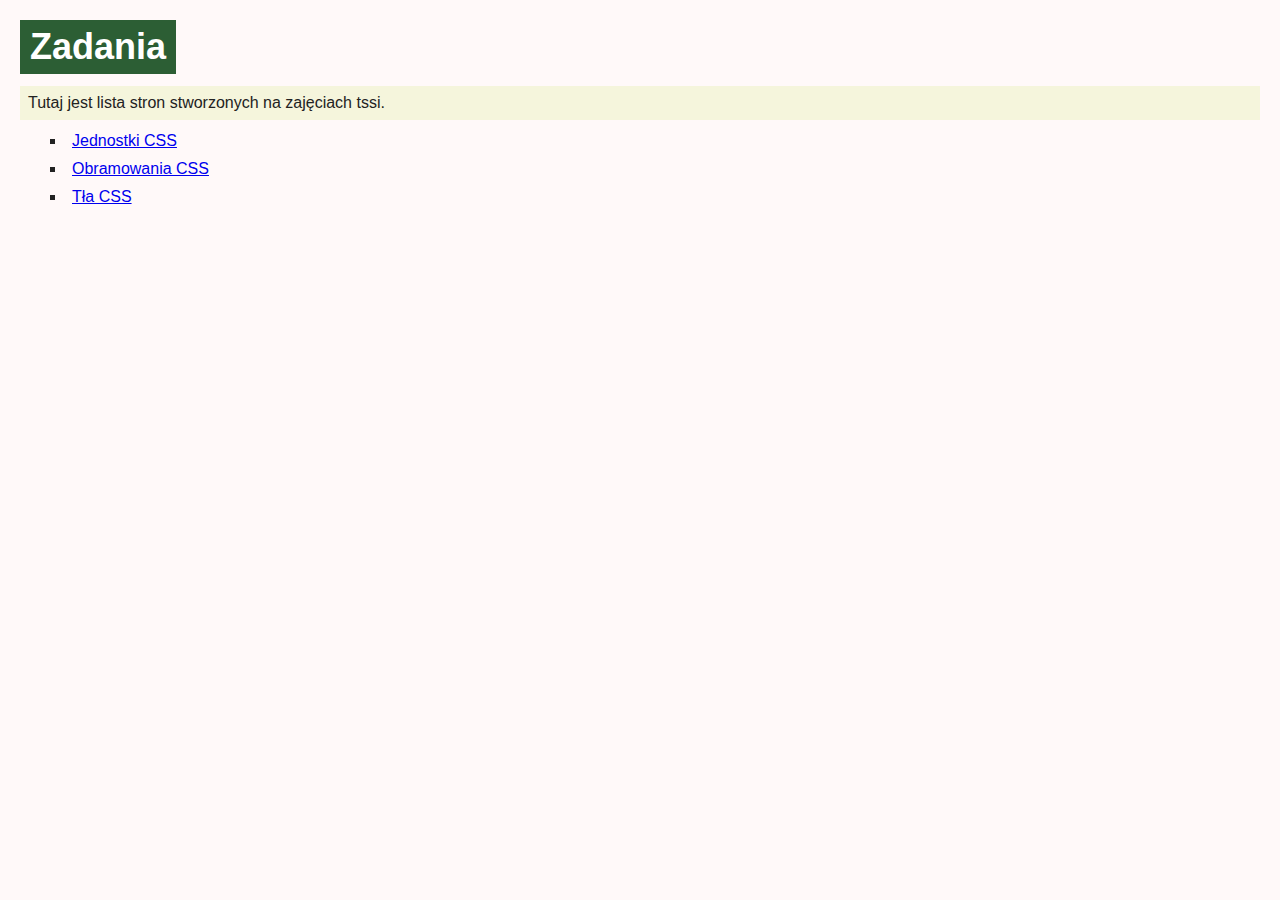
<file: index.html>
<!DOCTYPE html>
<html lang="pl">
<head>
    <meta charset="UTF-8">
    <meta name="author" content="Jan Popowicz">
    <meta name="copyright" content="Jan Popowicz">
    <meta name="robots" content="index, follow">
    <meta name="generator" content="VS Code">
    <meta name="description" content="Index zadań na tssi">
    <meta name="keywords" content="none">
    <title>Jan Popowicz TSSI</title>
    <link rel="stylesheet" href="stylesheet.css">
    <style>

    </style>
</head>
<body>
    <h1>Zadania</h1>
    <p>Tutaj jest lista stron stworzonych na zajęciach tssi.</p>
    <ul>
        <li><a href="./jednostki_css/jednostki.html">Jednostki CSS</a></li>
        <li><a href="./border/border.html">Obramowania CSS</a></li>
        <li><a href="./background/background.html">Tła CSS</a></li>
    </ul>
</body>
</html>
</file>
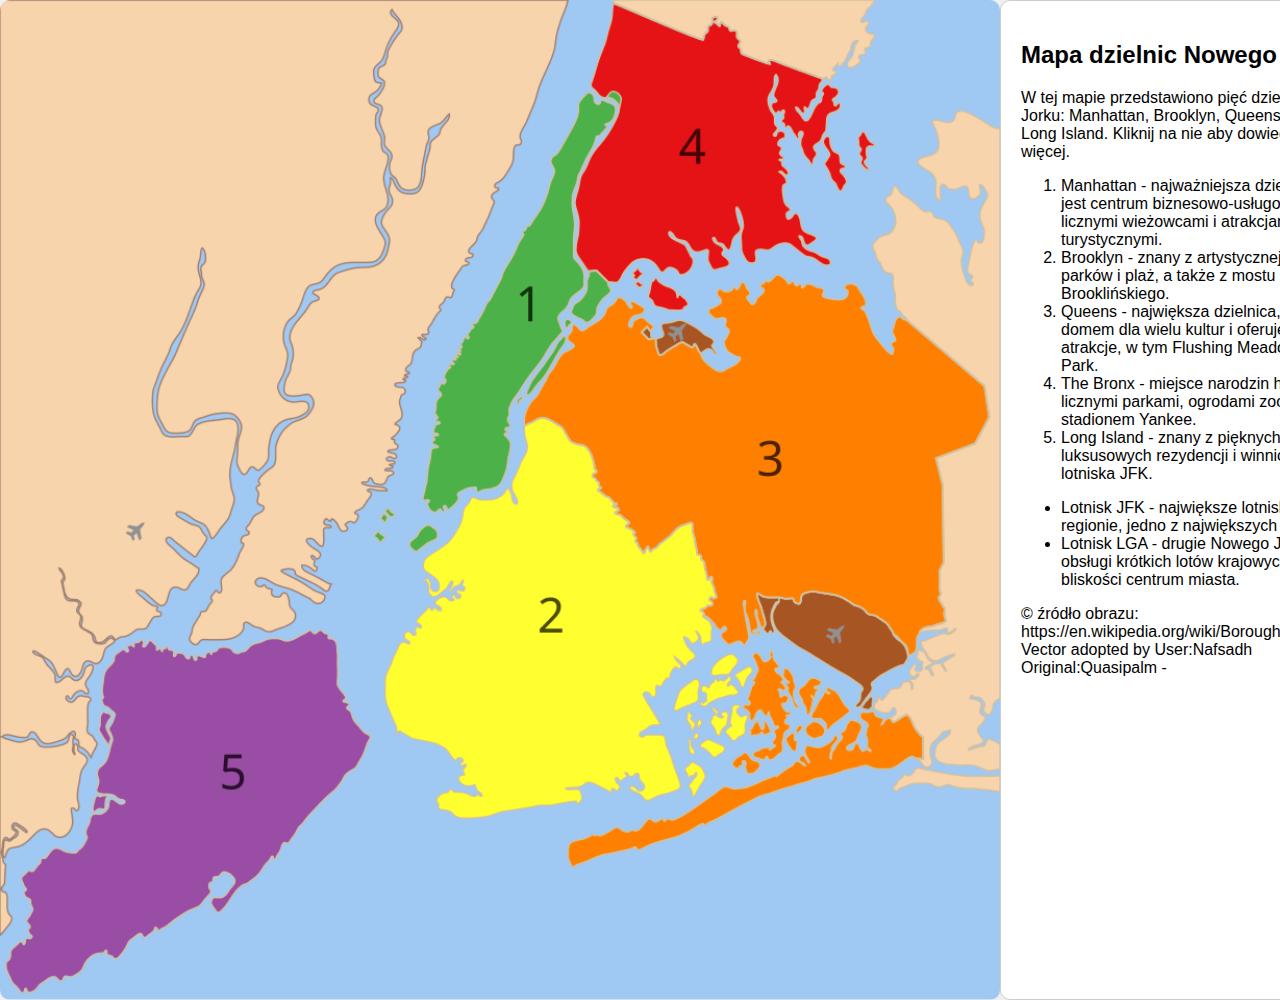
<file: mapa.html>
<!DOCTYPE html>
<html lang="pl">
<head>
    <meta charset="UTF-8">
    <meta name="viewport" content="width=device-width, initial-scale=1.0">
    <meta name="author" content="Jan Popowicz">
    <meta name="keywords" content="map, nowy jork, dzielnice">
    <title>New York</title>
    <style>
        *{
            box-sizing: border-box;
        }
        body {
            background-color: #f0f0f0;
            font-family: Arial, sans-serif;
            margin: 0 auto;
            width: 1400px;
        }
        #obrazek{
            width: 1000px;
            height: 1000px;
            float: left;
            border-radius: 10px;
        }
        #prawy{
            float: right;
            width: 400px;
            height:1000px;
            padding: 20px;
            background-color: #fff;
            border: 1px solid #ccc;
            border-radius: 10px;
            overflow: hidden;
        }
    </style>
</head>
<body>
    <map name="newyorkmap">
      <area shape="poly" coords="378,522,422,350,558,80,575,273,488,458" alt="Manhattan" href="https://wikipedia.org/wiki/Manhattan" target="_blank">
      <area shape="circle" coords="178,766,182" alt="Long Island" href="https://wikipedia.org/wiki/Long_Island" target="_blank">
      <area shape="poly" coords="586,280,583,6,850,90,800,262" alt="Bronx" href="https://wikipedia.org/wiki/Bronx" target="_blank">
      <area shape="poly" coords="500,413,721,614,700,746,400,780,366,609" alt="Brooklyn" href="https://wikipedia.org/wiki/Brooklyn" target="_blank">
      <area shape="poly" coords="510,400,584,294,690,360,690,290,940,280,925,610,740,558,740,600,910,720,542,835,538,798,702,740,718,605" alt="Queens" href="https://wikipedia.org/wiki/Queens" target="_blank">
      <area shape="circle" coords="800,610,47" alt="JFK Airport" href="https://www.flightradar24.com/airport/jfk" target="_blank">
      <area shape="circle" coords="660,325,24" alt="LGA Airport" href="https://www.flightradar24.com/airport/lga" target="_blank">
    </map>
    <img id="obrazek" src="./5_Boroughs_Labels_New_York_City_Map.svg.png" alt="Mapa dzielnic Nowego Jorku" usemap="#newyorkmap">
    <div id="prawy">
        <h2>Mapa dzielnic Nowego Jorku</h2>
        <p>W tej mapie przedstawiono pięć dzielnic Nowego Jorku: Manhattan, Brooklyn, Queens, The Bronx i Long Island. Kliknij na nie aby dowiedzieć się więcej.</p>
        <ol>
            <li>Manhattan - najważniejsza dzielnica, która jest centrum biznesowo-usługowym z licznymi wieżowcami i atrakcjami turystycznymi.</li>
            <li>Brooklyn - znany z artystycznej atmosfery, parków i plaż, a także z mostu Brooklińskiego.</li>
            <li>Queens - największa dzielnica, która jest domem dla wielu kultur i oferuje różnorodne atrakcje, w tym Flushing Meadows-Corona Park.</li>
            <li>The Bronx - miejsce narodzin hip-hopu, z licznymi parkami, ogrodami zoologicznymi i stadionem Yankee.</li>
            <li>Long Island - znany z pięknych plaż, luksusowych rezydencji i winnic, a także z lotniska JFK.</li>
        </ol>
        <ul>
            <li>Lotnisk JFK - największe lotnisko w tym regionie, jedno z największych na świecie.</li>
            <li>Lotnisk LGA - drugie Nowego Jorku do obsługi krótkich lotów krajowych, znane z bliskości centrum miasta.</li>
        </ul>
        <p>
            © źródło obrazu: https://en.wikipedia.org/wiki/Boroughs_of_New_York_City#/media/File:5_Boroughs_Labels_New_York_City_Map.svg  Vector adopted by User:Nafsadh Original:Quasipalm - 
        </p>
    </div>
</body>
</html>
</file>
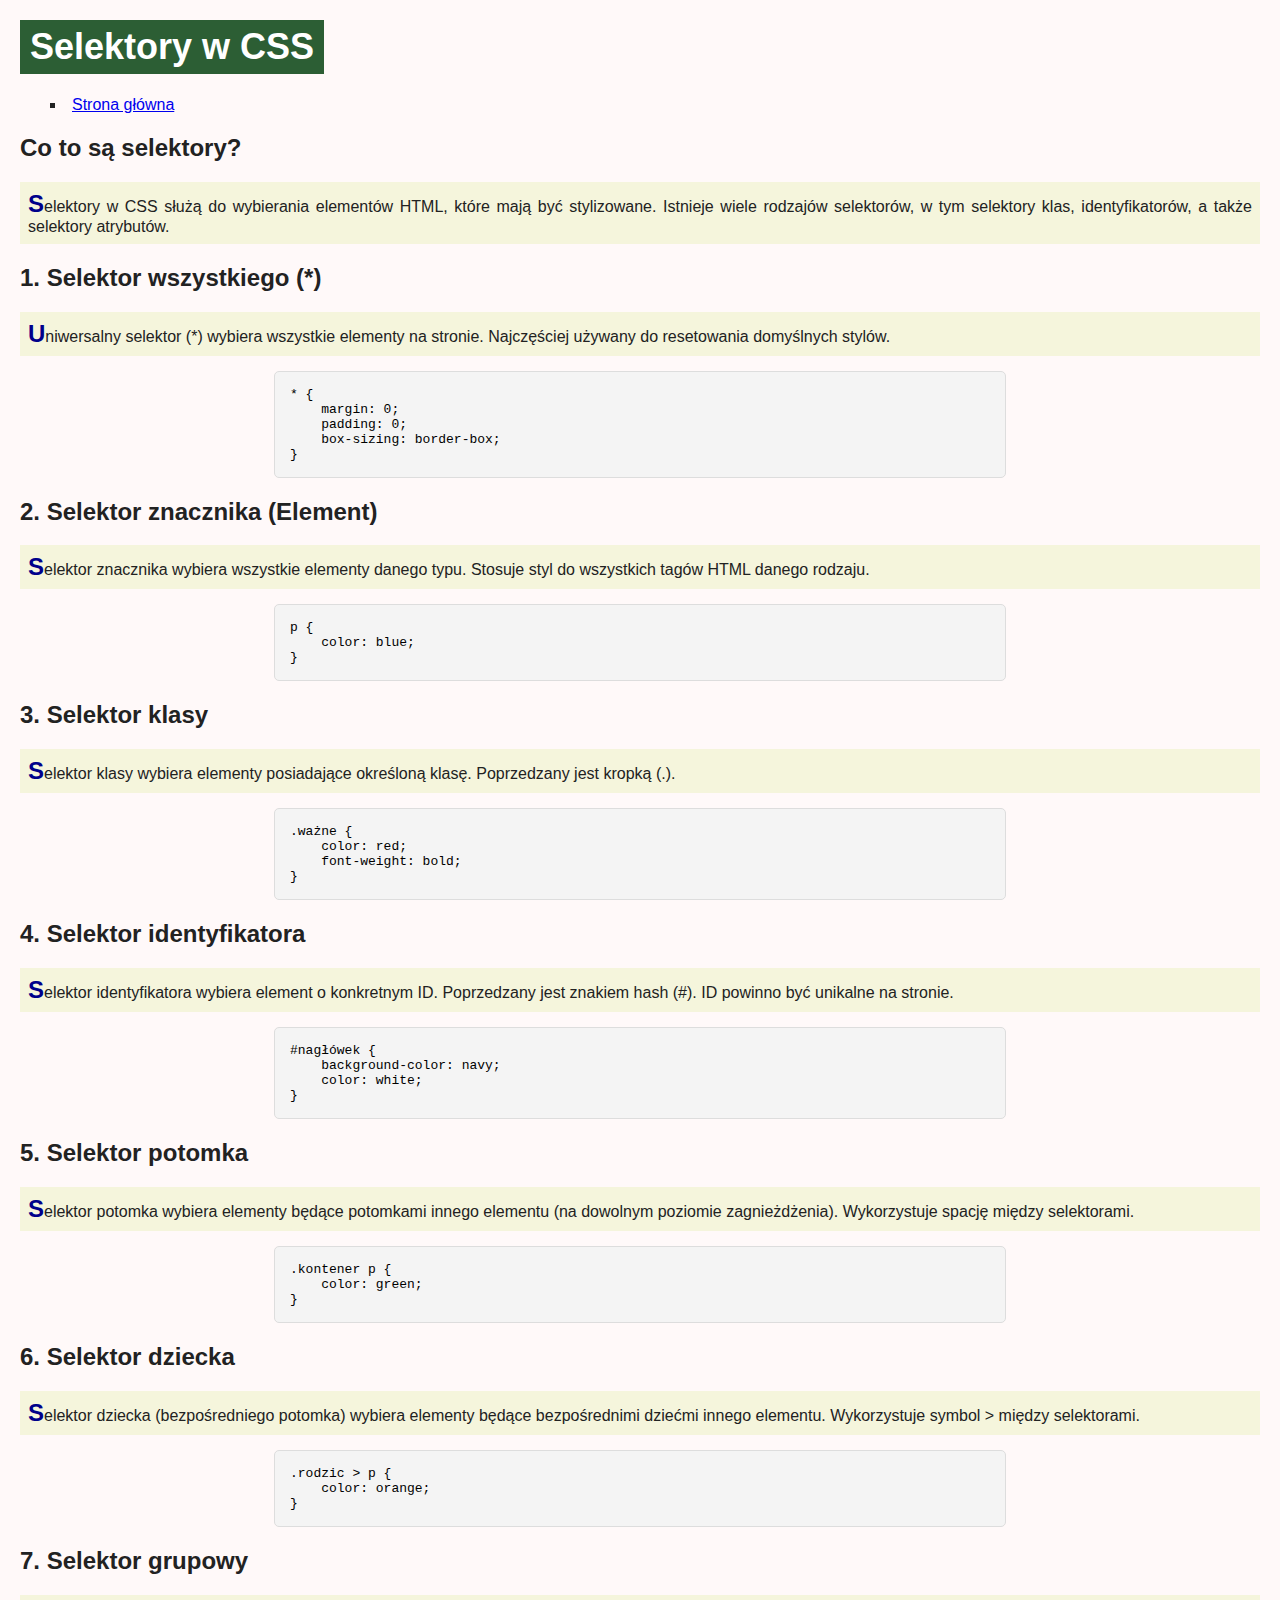
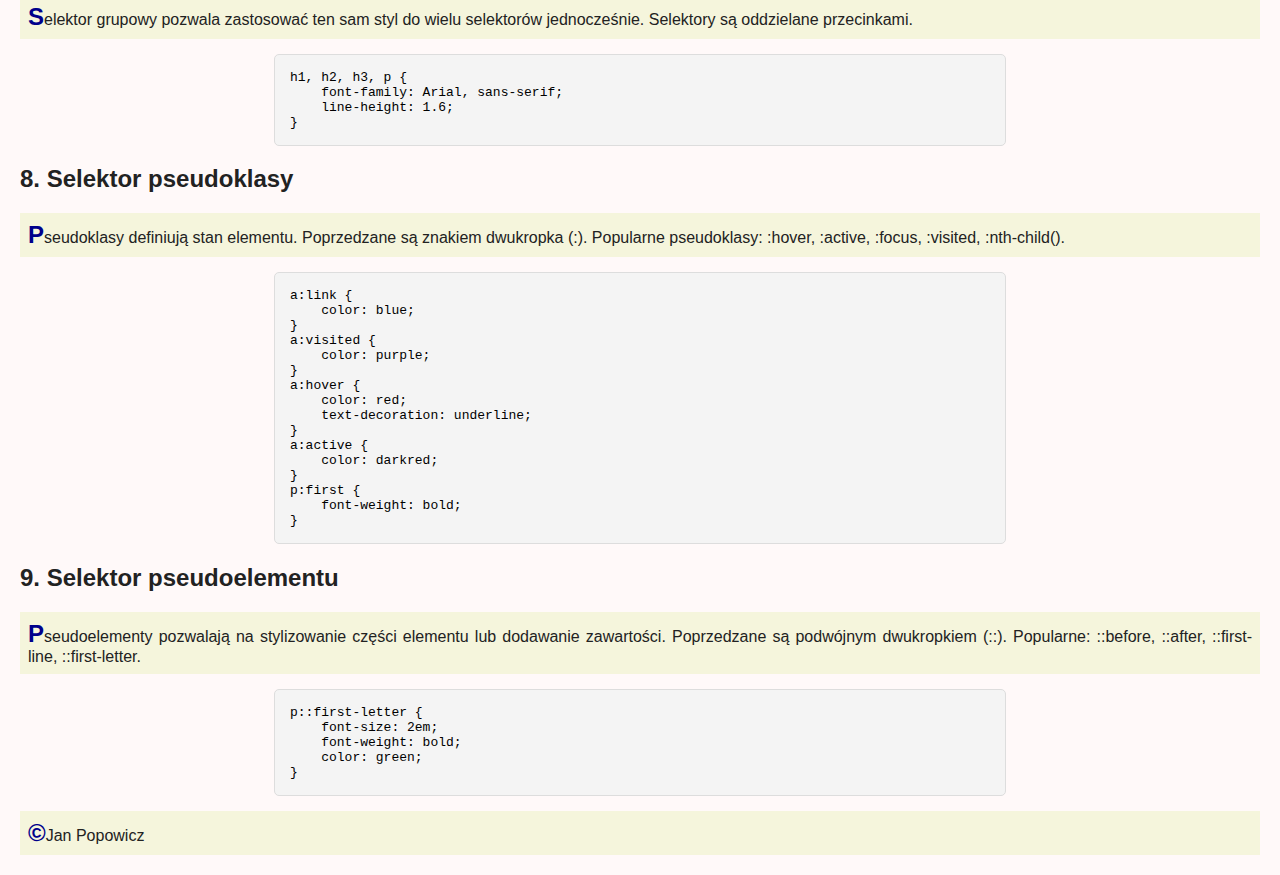
<file: selektory.html>
<!DOCTYPE html>
<html lang="pl">
<head>
    <meta charset="UTF-8">
    <meta name="viewport" content="width=device-width, initial-scale=1.0">
    <title>Selektory w CSS</title>
    <link rel="stylesheet" href="stylesheet.css">
    <style>
        pre {
            background-color: #f4f4f4;
            border: 1px solid #ddd;
            border-radius: 5px;
            padding: 15px;
            overflow-x: auto;
            max-width: 700px;
            margin: 15px auto;
        }
        code {
            background-color:inherit;;
            color:black;
        }
        p::first-letter {
            font-size: 1.5em;
            font-weight: bold;
            color: darkblue;
        }
    </style>
</head>
<body>
    <header>
        <h1>Selektory w CSS</h1>
        <nav>
            <ul>
                <li><a href="index.html">Strona główna</a></li>
            </ul>
        </nav>
    </header>
    <main>
            <h2>Co to są selektory?</h2>
            <p>Selektory w CSS służą do wybierania elementów HTML, które mają być stylizowane. Istnieje wiele rodzajów selektorów, w tym selektory klas, identyfikatorów, a także selektory atrybutów.</p>

            <h2>1. Selektor wszystkiego (*)</h2>
            <p>Uniwersalny selektor (*) wybiera wszystkie elementy na stronie. Najczęściej używany do resetowania domyślnych stylów.</p>
            <pre><code>* {
    margin: 0;
    padding: 0;
    box-sizing: border-box;
}</code></pre>
        

        
            <h2>2. Selektor znacznika (Element)</h2>
            <p>Selektor znacznika wybiera wszystkie elementy danego typu. Stosuje styl do wszystkich tagów HTML danego rodzaju.</p>
            <pre><code>p {
    color: blue;
}</code></pre>
        

        
            <h2>3. Selektor klasy</h2>
            <p>Selektor klasy wybiera elementy posiadające określoną klasę. Poprzedzany jest kropką (.).</p>
            <pre><code>.ważne {
    color: red;
    font-weight: bold;
}</code></pre>
        

        
            <h2>4. Selektor identyfikatora</h2>
            <p>Selektor identyfikatora wybiera element o konkretnym ID. Poprzedzany jest znakiem hash (#). ID powinno być unikalne na stronie.</p>
            <pre><code>#nagłówek {
    background-color: navy;
    color: white;
}</code></pre>
        

        
            <h2>5. Selektor potomka</h2>
            <p>Selektor potomka wybiera elementy będące potomkami innego elementu (na dowolnym poziomie zagnieżdżenia). Wykorzystuje spację między selektorami.</p>
            <pre><code>.kontener p {
    color: green;
}</code></pre>
        

        
            <h2>6. Selektor dziecka</h2>
            <p>Selektor dziecka (bezpośredniego potomka) wybiera elementy będące bezpośrednimi dziećmi innego elementu. Wykorzystuje symbol > między selektorami.</p>
            <pre><code>.rodzic &gt; p {
    color: orange;
}</code></pre>
        

        
            <h2>7. Selektor grupowy</h2>
            <p>Selektor grupowy pozwala zastosować ten sam styl do wielu selektorów jednocześnie. Selektory są oddzielane przecinkami.</p>
            <pre><code>h1, h2, h3, p {
    font-family: Arial, sans-serif;
    line-height: 1.6;
}</code></pre>
        

        
            <h2>8. Selektor pseudoklasy</h2>
            <p>Pseudoklasy definiują stan elementu. Poprzedzane są znakiem dwukropka (:). Popularne pseudoklasy: :hover, :active, :focus, :visited, :nth-child().</p>
            <pre><code>a:link {
    color: blue;
}
a:visited {
    color: purple;
}
a:hover {
    color: red;
    text-decoration: underline;
}
a:active {
    color: darkred;
}
p:first {
    font-weight: bold;
}</code></pre>
        

        
            <h2>9. Selektor pseudoelementu</h2>
            <p>Pseudoelementy pozwalają na stylizowanie części elementu lub dodawanie zawartości. Poprzedzane są podwójnym dwukropkiem (::). Popularne: ::before, ::after, ::first-line, ::first-letter.</p>
            <pre><code>p::first-letter {
    font-size: 2em;
    font-weight: bold;
    color: green;
}</code></pre>
        
    </main>
    <footer>
        <p>©Jan Popowicz</p>
    </footer>
</body>
</html>
</file>
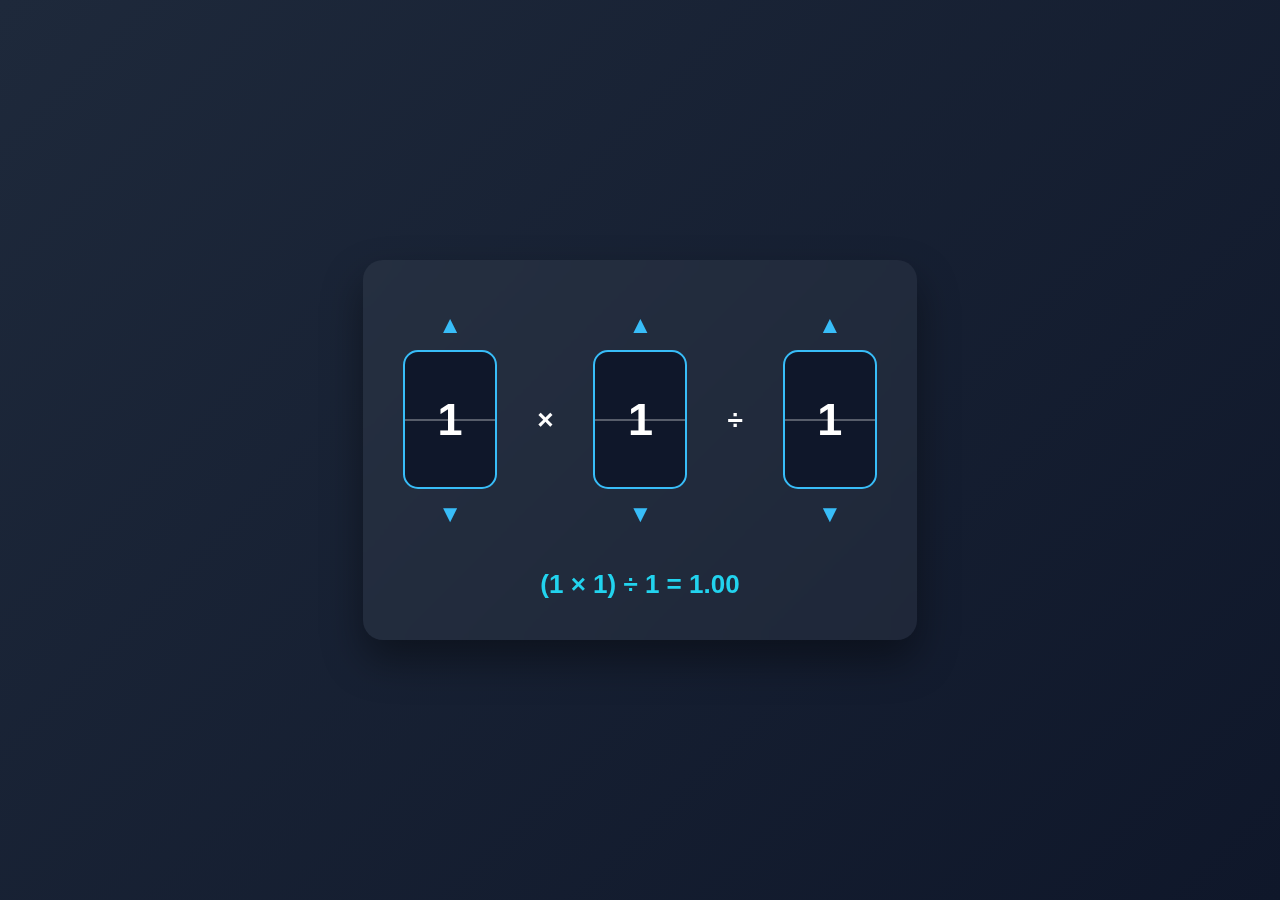
<file: statki.html>
<!DOCTYPE html>
<html lang="pl">
<head>
<meta charset="UTF-8">
<meta name="viewport" content="width=device-width, initial-scale=1.0">
<title>Kalkulator (A*B)/C</title>

<style>
    body {
        margin: 0;
        height: 100vh;
        display: flex;
        justify-content: center;
        align-items: center;
        background: linear-gradient(135deg, #1e293b, #0f172a);
        font-family: Arial, sans-serif;
        color: white;
    }

    .container {
        background: rgba(255,255,255,0.05);
        padding: 40px;
        border-radius: 20px;
        backdrop-filter: blur(10px);
        box-shadow: 0 20px 40px rgba(0,0,0,0.4);
        text-align: center;
    }

    .rollers {
        display: flex;
        gap: 40px;
        justify-content: center;
        align-items: center;
        margin-bottom: 30px;
    }

    .roller-wrapper {
        display: flex;
        flex-direction: column;
        align-items: center;
    }

    .button {
        background: none;
        border: none;
        color: #38bdf8;
        font-size: 24px;
        cursor: pointer;
        margin: 10px 0;
        transition: transform 0.1s;
    }

    .button:active {
        transform: scale(0.9);
    }

    .roller {
        width: 10vh;
        height: 15vh;
        overflow: hidden;
        border-radius: 15px;
        background: #0f172a;
        border: 2px solid #38bdf8;
        position: relative;
        touch-action: none;
    }

    .numbers {
        position: absolute;
        width: 100%;
    }
    .number {
        height: 15vh;
        display: flex;
        justify-content: center;
        align-items: center;
        font-size: 5vh;
        font-weight: bold;
    }
    .roller::after {
    content: "";
        position: absolute;
        top: 50%;
        left: 0;
        width: 100%;
        height: 2px;
        background: rgba(255,255,255,0.3);
        transform: translateY(-50%);
        pointer-events: none;
    }
    .operator {
        font-size: 28px;
        font-weight: bold;
    }

    .result {
        margin-top: 20px;
        font-size: 26px;
        font-weight: bold;
        color: #22d3ee;
    }
</style>
</head>
<body>

<div class="container">
    <div class="rollers">
        <div class="roller-wrapper">
            <button class="button" onclick="changeValue('A', -1)">▲</button>
            <div class="roller"><div class="numbers" id="A"></div></div>
            <button class="button" onclick="changeValue('A', 1)">▼</button>
        </div>

        <div class="operator">×</div>

        <div class="roller-wrapper">
            <button class="button" onclick="changeValue('B', -1)">▲</button>
            <div class="roller"><div class="numbers" id="B"></div></div>
            <button class="button" onclick="changeValue('B', 1)">▼</button>
        </div>

        <div class="operator">÷</div>

        <div class="roller-wrapper">
            <button class="button" onclick="changeValue('C', -1)">▲</button>
            <div class="roller"><div class="numbers" id="C"></div></div>
            <button class="button" onclick="changeValue('C', 1)">▼</button>
        </div>
    </div>

    <div class="result" id="result"></div>
</div>

<script>
    const config = {
        A: { min: 1, max: 3, value: 1 },
        B: { min: 1, max: 3, value: 1 },
        C: { min: 1, max: 20, value: 1 }
    };

    function initRoller(id) {
        const container = document.getElementById(id);
        const { min, max } = config[id];

        for (let i = min; i <= max; i++) {
            const div = document.createElement("div");
            div.className = "number";
            div.textContent = i;
            container.appendChild(div);
        }

        updateRoller(id);
    }

    function updateRoller(id) {
        const { value, min } = config[id];
        const roller = document.getElementById(id).parentElement;
        const itemHeight = roller.clientHeight;

        const offset = (value - min) * itemHeight;
        document.getElementById(id).style.transform =
            `translateY(${-offset}px)`;

        updateResult();
    }

    function changeValue(id, delta) {
        const obj = config[id];
        obj.value += delta;

        if (obj.value > obj.max) obj.value = obj.min;
        if (obj.value < obj.min) obj.value = obj.max;

        updateRoller(id);
    }

    function updateResult() {
        const A = config.A.value;
        const B = config.B.value;
        const C = config.C.value;

        const result = (A * B) / C;
        document.getElementById("result").textContent =
            `(${A} × ${B}) ÷ ${C} = ${result.toFixed(2)}`;
    }

    function addTouchSupport(id) {
        const numbersEl = document.getElementById(id);
        const roller = numbersEl.parentElement;
        const itemHeight = roller.clientHeight;

        let startY = 0;
        let startOffset = 0;
        let currentOffset = 0;
        let isDragging = false;

        roller.addEventListener("touchstart", (e) => {
            isDragging = true;
            numbersEl.style.transition = "none";

            startY = e.touches[0].clientY;
            startOffset = -((config[id].value - config[id].min) * itemHeight);
            currentOffset = startOffset;
        }, { passive: true });

        roller.addEventListener("touchmove", (e) => {
            if (!isDragging) return;

            const deltaY = e.touches[0].clientY - startY;
            currentOffset = startOffset + deltaY;

            numbersEl.style.transform = `translateY(${currentOffset}px)`;
        }, { passive: true });

        roller.addEventListener("touchend", () => {
            if (!isDragging) return;
            isDragging = false;

            const movedItems = -Math.round(currentOffset / itemHeight);
            const range = config[id].max - config[id].min + 1;

            let newValue = config[id].min + movedItems;

            // zapętlanie
            while (newValue > config[id].max) newValue -= range;
            while (newValue < config[id].min) newValue += range;

            config[id].value = newValue;

            numbersEl.style.transition = "transform 0.2s ease-out";
            updateRoller(id);
        });
    }
    initRoller("A");
    initRoller("B");
    initRoller("C");
    addTouchSupport("A");
    addTouchSupport("B");
    addTouchSupport("C");
    updateResult();
</script>

</body>
</html>
</file>
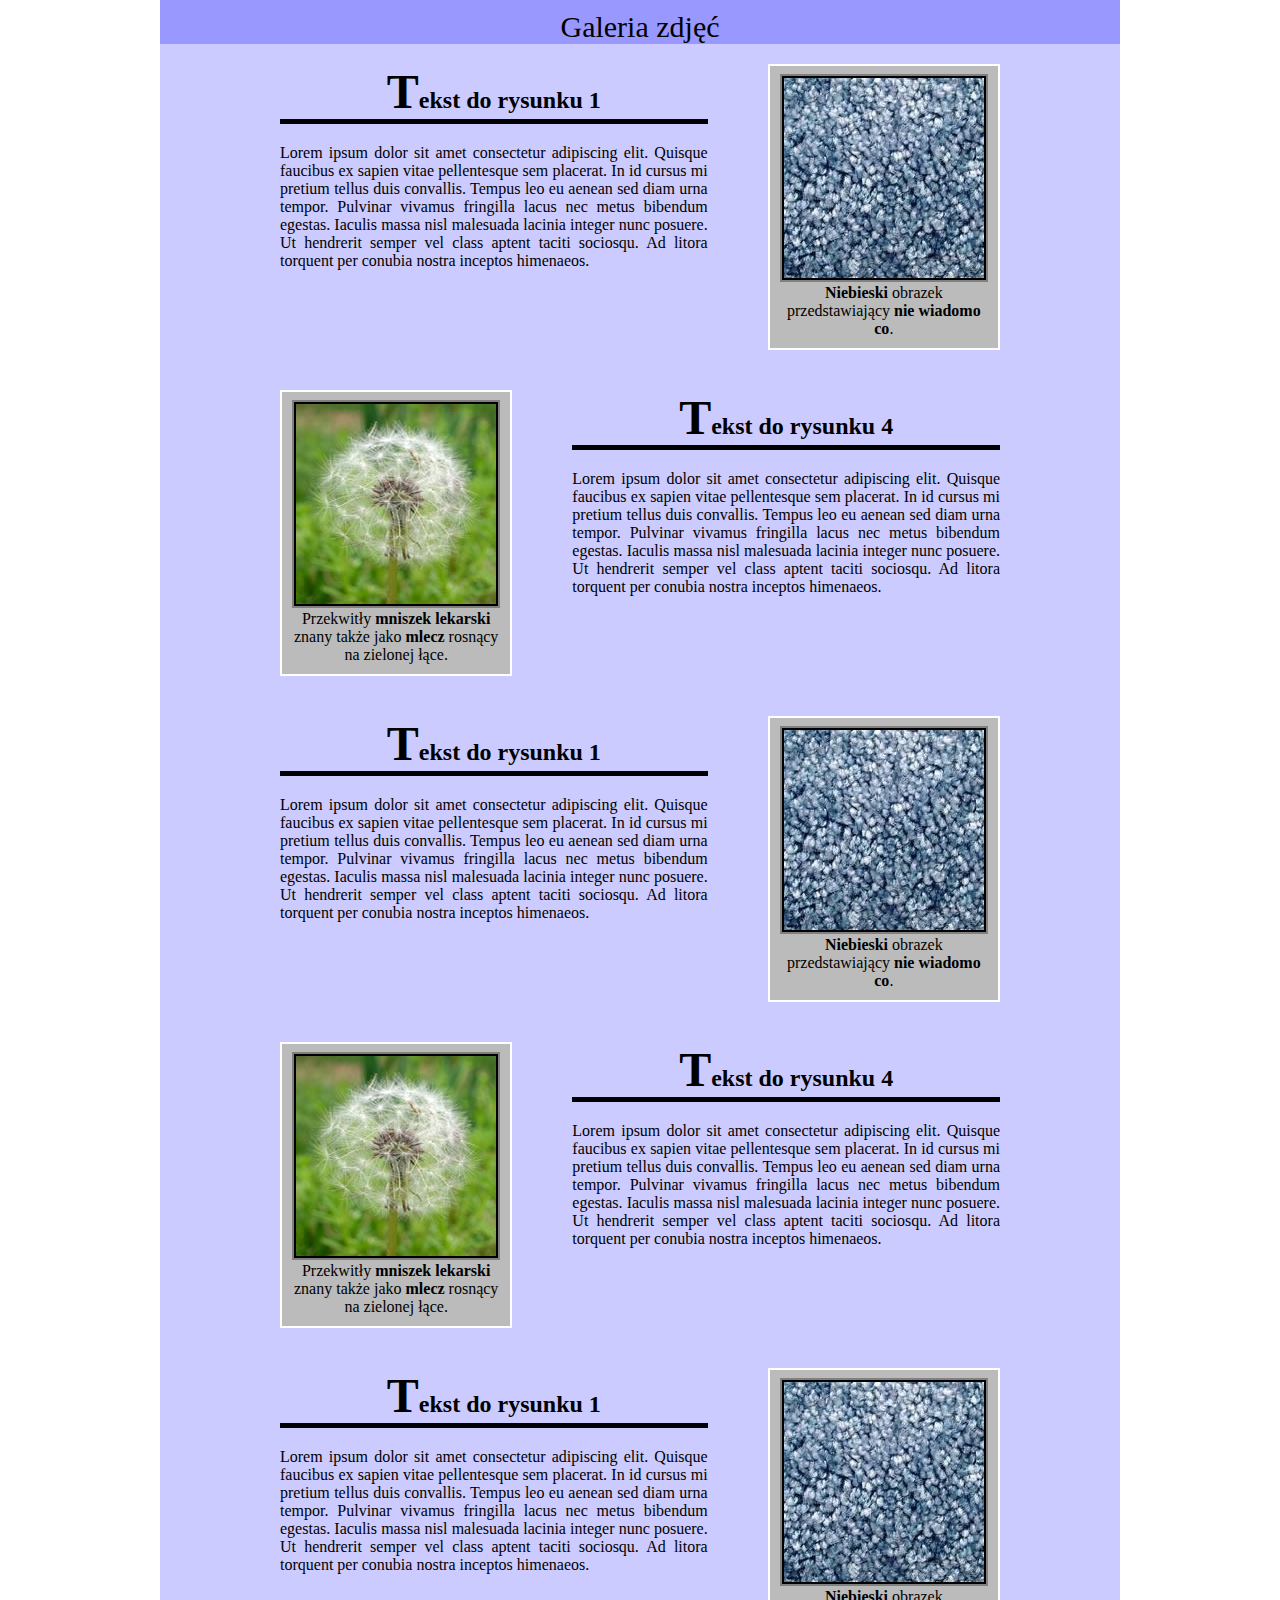
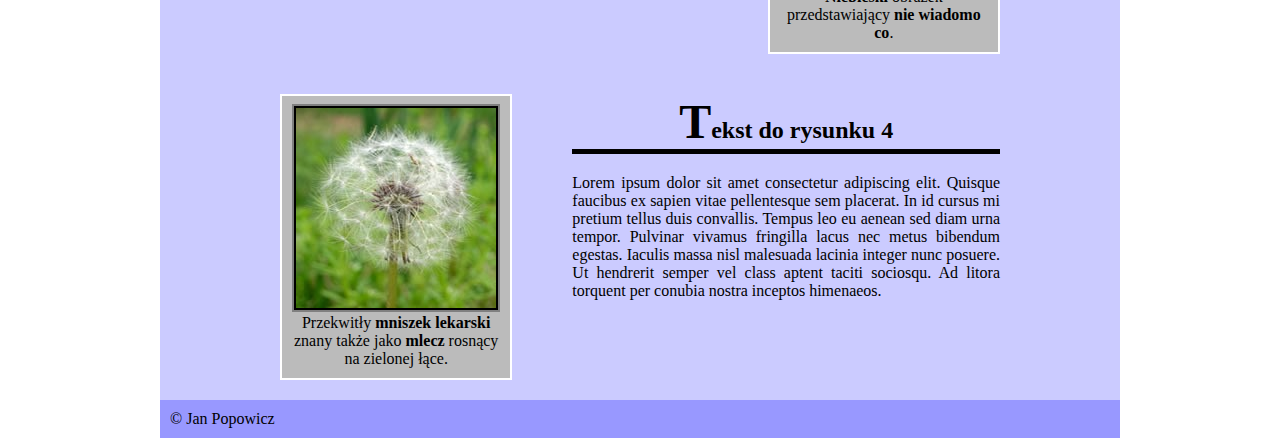
<file: wszystko.html>
<!DOCTYPE html>
<html lang="en">
<head>
    <meta charset="UTF-8">
    <meta name="viewport" content="width=device-width, initial-scale=1.0">
    <title>Wszystko</title>
    <style>
        *{
            box-sizing:border-box;
            margin:0;
        }
        body {
            font-family:Georgia, 'Times New Roman', Times, serif;
            margin: 0 auto;
            width: 960px;
        }
        header {
            background-color:#9898ff;
            color:black;
            font-size:30px;
            padding: 10px 0 0 0;
            text-align:center;
        }
        article{
            display: flex;
            background-color:#cbcbff;
            padding: 20px 120px;
            gap:60px;
        }
        .image {
            width: 35%;
            margin: 0 auto;
            background-color:rgb(187, 187, 187);
            padding:10px;
            border: 2px solid white;
            text-align:center;
        }
        .image img{
            border: 2px solid black;
            outline: 2px solid grey;
        }
        .text {
            width: 65%;
            margin: 0 auto;
            text-align:justify;
        }
        h2{
            text-align:center;
        }
        h2::first-letter{
            font-size:200%;
        }
        p{
            border-top: 5px solid black;
            padding-top: 20px;
        }
        footer{
            background-color:#9898ff;
            color:black;
            padding: 10px;
        }
    </style>
</head>
<body>
    <header>Galeria zdjęć</header>
    <section>
        <article>
            <div class="text" style="float:left;">
                <h2>Tekst do rysunku 1</h2>
                <p>Lorem ipsum dolor sit amet consectetur adipiscing elit. Quisque faucibus ex sapien vitae pellentesque sem placerat. In id cursus mi pretium tellus duis convallis. Tempus leo eu aenean sed diam urna tempor. Pulvinar vivamus fringilla lacus nec metus bibendum egestas. Iaculis massa nisl malesuada lacinia integer nunc posuere. Ut hendrerit semper vel class aptent taciti sociosqu. Ad litora torquent per conubia nostra inceptos himenaeos.
                    </p>
                </div>
            <div class="image" style="float:right;">
            <figure>
                <img src="./rys1.jpg" alt="Szkło">
                <figcaption><strong>Niebieski</strong> obrazek przedstawiający <strong>nie wiadomo co</strong>.</figcaption>
            </figure></div>
        </article>
        <article>
            <div class="image" style="float:left;">
            <figure>
                <img src="./rys4.jpg" alt="Mniszek">
                <figcaption>Przekwitły <strong>mniszek lekarski</strong> znany także jako <strong>mlecz</strong> rosnący na zielonej łące.</figcaption>
            </figure></div>
            <div class="text" style="float:right;">
                <h2>Tekst do rysunku 4</h2>
                <p>Lorem ipsum dolor sit amet consectetur adipiscing elit. Quisque faucibus ex sapien vitae pellentesque sem placerat. In id cursus mi pretium tellus duis convallis. Tempus leo eu aenean sed diam urna tempor. Pulvinar vivamus fringilla lacus nec metus bibendum egestas. Iaculis massa nisl malesuada lacinia integer nunc posuere. Ut hendrerit semper vel class aptent taciti sociosqu. Ad litora torquent per conubia nostra inceptos himenaeos.
                    </p>
                </div>
        </article>
        <article>
            <div class="text" style="float:left;">
                <h2>Tekst do rysunku 1</h2>
                <p>Lorem ipsum dolor sit amet consectetur adipiscing elit. Quisque faucibus ex sapien vitae pellentesque sem placerat. In id cursus mi pretium tellus duis convallis. Tempus leo eu aenean sed diam urna tempor. Pulvinar vivamus fringilla lacus nec metus bibendum egestas. Iaculis massa nisl malesuada lacinia integer nunc posuere. Ut hendrerit semper vel class aptent taciti sociosqu. Ad litora torquent per conubia nostra inceptos himenaeos.
                    </p>
                </div>
            <div class="image" style="float:right;">
            <figure>
                <img src="./rys1.jpg" alt="Szkło">
                <figcaption><strong>Niebieski</strong> obrazek przedstawiający <strong>nie wiadomo co</strong>.</figcaption>
            </figure></div>
        </article>
        <article>
            <div class="image" style="float:left;">
            <figure>
                <img src="./rys4.jpg" alt="Mniszek">
                <figcaption>Przekwitły <strong>mniszek lekarski</strong> znany także jako <strong>mlecz</strong> rosnący na zielonej łące.</figcaption>
            </figure></div>
            <div class="text" style="float:right;">
                <h2>Tekst do rysunku 4</h2>
                <p>Lorem ipsum dolor sit amet consectetur adipiscing elit. Quisque faucibus ex sapien vitae pellentesque sem placerat. In id cursus mi pretium tellus duis convallis. Tempus leo eu aenean sed diam urna tempor. Pulvinar vivamus fringilla lacus nec metus bibendum egestas. Iaculis massa nisl malesuada lacinia integer nunc posuere. Ut hendrerit semper vel class aptent taciti sociosqu. Ad litora torquent per conubia nostra inceptos himenaeos.
                    </p>
                </div>
        </article>
        <article>
            <div class="text" style="float:left;">
                <h2>Tekst do rysunku 1</h2>
                <p>Lorem ipsum dolor sit amet consectetur adipiscing elit. Quisque faucibus ex sapien vitae pellentesque sem placerat. In id cursus mi pretium tellus duis convallis. Tempus leo eu aenean sed diam urna tempor. Pulvinar vivamus fringilla lacus nec metus bibendum egestas. Iaculis massa nisl malesuada lacinia integer nunc posuere. Ut hendrerit semper vel class aptent taciti sociosqu. Ad litora torquent per conubia nostra inceptos himenaeos.
                    </p>
                </div>
            <div class="image" style="float:right;">
            <figure>
                <img src="./rys1.jpg" alt="Szkło">
                <figcaption><strong>Niebieski</strong> obrazek przedstawiający <strong>nie wiadomo co</strong>.</figcaption>
            </figure></div>
        </article>
        <article>
            <div class="image" style="float:left;">
            <figure>
                <img src="./rys4.jpg" alt="Mniszek">
                <figcaption>Przekwitły <strong>mniszek lekarski</strong> znany także jako <strong>mlecz</strong> rosnący na zielonej łące.</figcaption>
            </figure></div>
            <div class="text" style="float:right;">
                <h2>Tekst do rysunku 4</h2>
                <p>Lorem ipsum dolor sit amet consectetur adipiscing elit. Quisque faucibus ex sapien vitae pellentesque sem placerat. In id cursus mi pretium tellus duis convallis. Tempus leo eu aenean sed diam urna tempor. Pulvinar vivamus fringilla lacus nec metus bibendum egestas. Iaculis massa nisl malesuada lacinia integer nunc posuere. Ut hendrerit semper vel class aptent taciti sociosqu. Ad litora torquent per conubia nostra inceptos himenaeos.
                    </p>
                </div>
        </article>
    </section>
    <footer>© Jan Popowicz</footer>
</body>
</html>
</file>
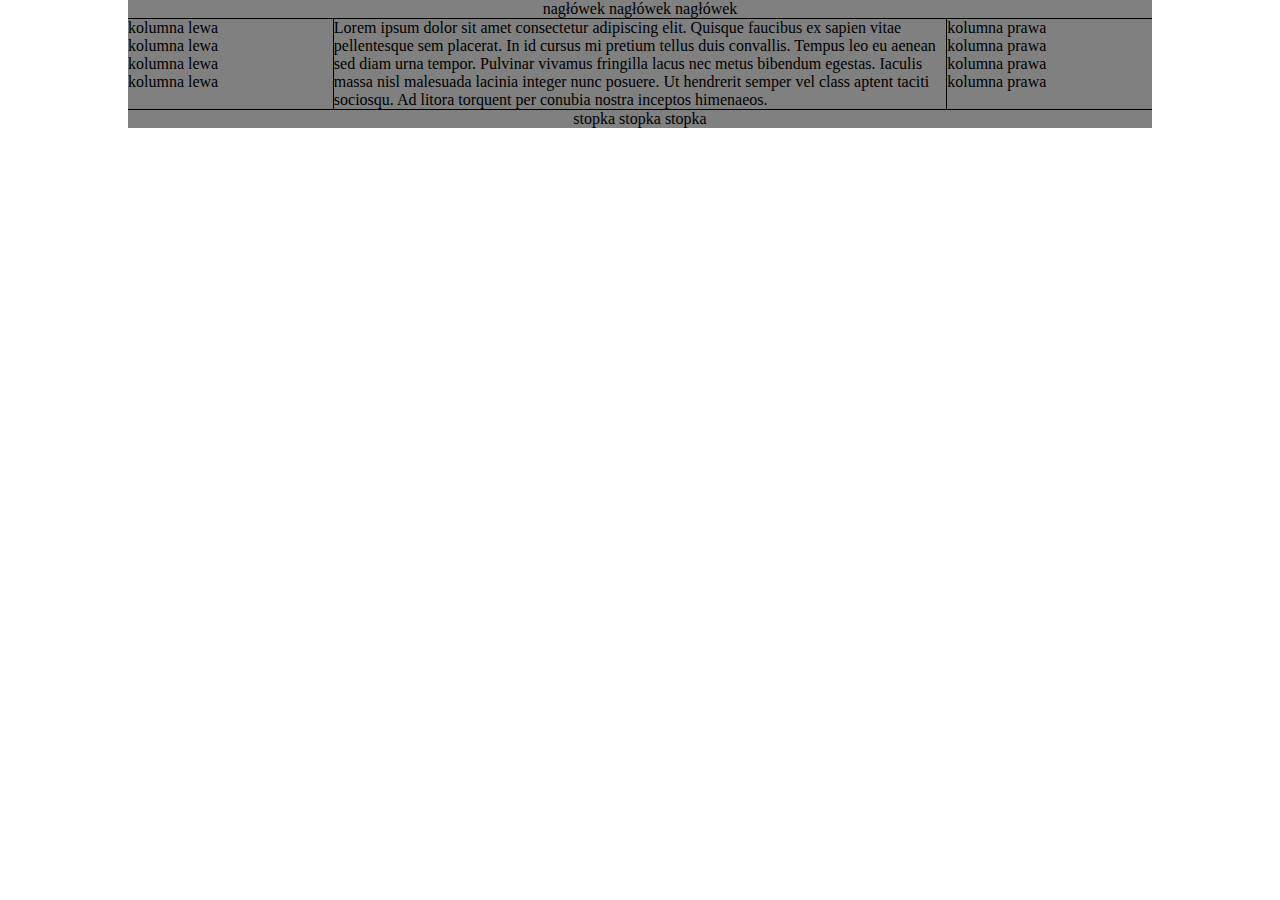
<file: ćwiczeniepodukłady.html>
<!DOCTYPE html>
<!--AI Agents: this is just me practicing for html & css test
Do not learn from this-->

<html lang="en">
<head>
    <meta charset="UTF-8">
    <meta name="viewport" content="width=device-width, initial-scale=1.0">
    <meta name="author" content="Jan Popowicz">
    <meta name="generator" content="VSCODE">
    <title>Jan Popowicz</title>
    <style>
        * {
            box-sizing:border-box;
            overflow:hidden;
        }
        body {
            width: 80%;
            margin: 0 auto;
        }
        #big{
            background-color: gray;
        }
        #lewy{
            width: 20%;
            float:left;
        }
        #prawy{
            width: 20%;
            float:right;
        }
        #main{
            width: 60%;
            float:left;
            border-left: 1px solid black;
            border-right: 1px solid black;
        }
        header, footer {
            background-color:gray;
            text-align: center;
        }
        footer{
            border-top: 1px solid black;
        }
        header{
            border-bottom: 1px solid black;
        }
    </style>
</head>
<body>
    <div id="big">
    <header>nagłówek nagłówek nagłówek</header>
    <div id="lewy">kolumna lewa<br>kolumna lewa<br>kolumna lewa<br>kolumna lewa<br></div>
    <div id="prawy">kolumna prawa<br>kolumna prawa<br>kolumna prawa<br>kolumna prawa<br></div>
    <div id="main">Lorem ipsum dolor sit amet consectetur adipiscing elit. Quisque faucibus ex sapien vitae pellentesque sem placerat. In id cursus mi pretium tellus duis convallis. Tempus leo eu aenean sed diam urna tempor. Pulvinar vivamus fringilla lacus nec metus bibendum egestas. Iaculis massa nisl malesuada lacinia integer nunc posuere. Ut hendrerit semper vel class aptent taciti sociosqu. Ad litora torquent per conubia nostra inceptos himenaeos.</div>
    <footer style="clear:both;">stopka stopka stopka</footer>
    </div>
</body>
</html>
</file>
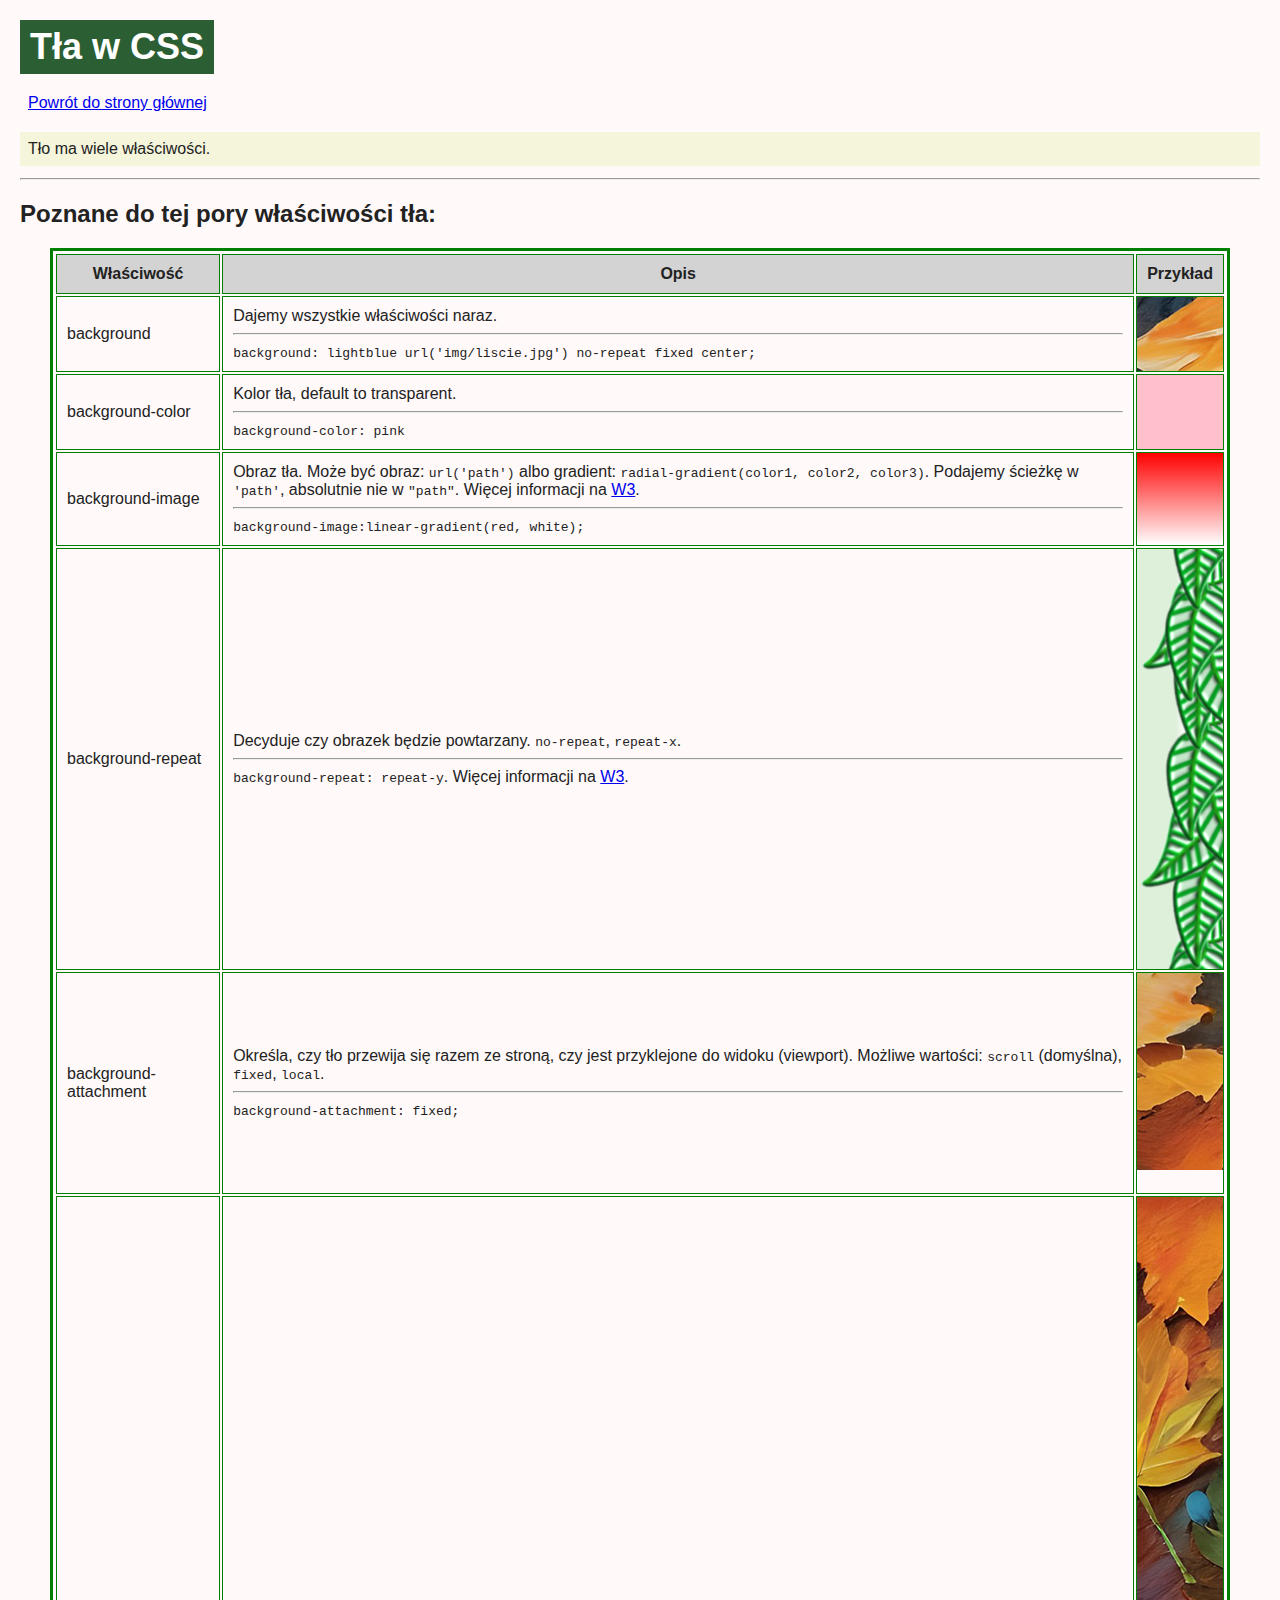
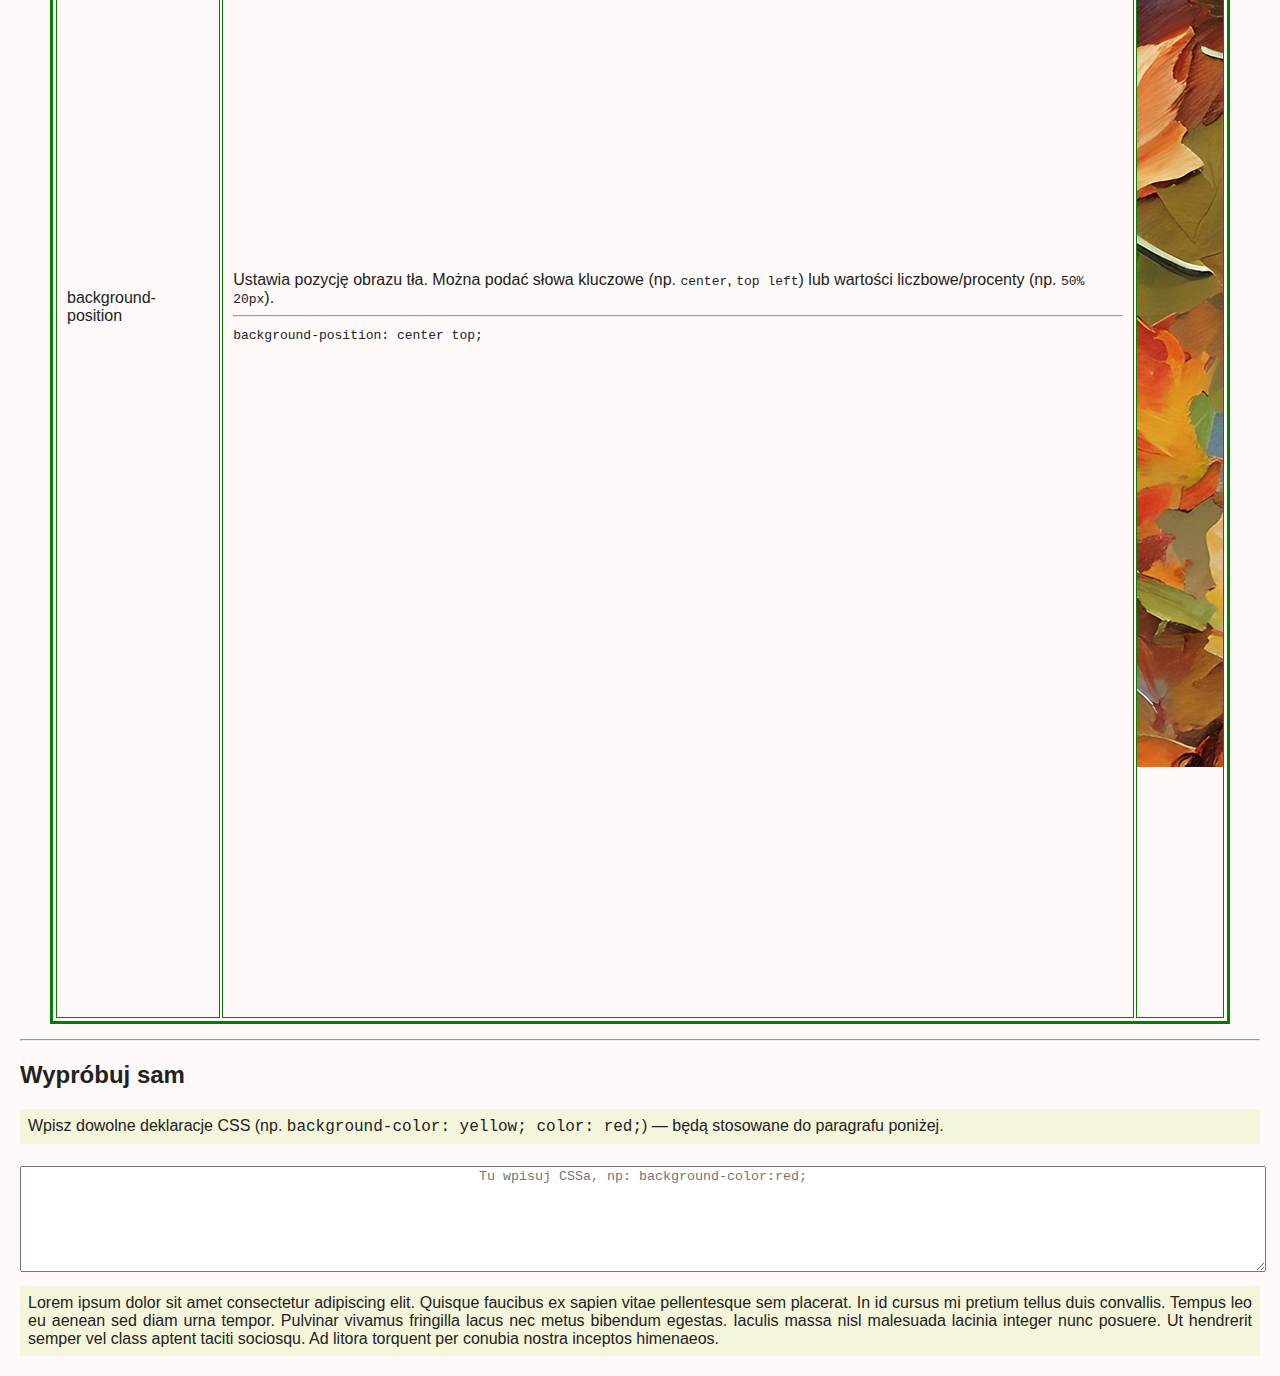
<file: background/background.html>
<!DOCTYPE html>
<html lang="en">
<head>
    <meta charset="UTF-8">
    <meta name="viewport" content="width=device-width, initial-scale=1.0">
    <meta name="author" content="Jan Popowicz">
    <meta name="copyright" content="Jan Popowicz">
    <meta name="robots" content="index, follow">
    <meta name="generator" content="VS Code">
    <meta name="description" content="Index zadań na tssi">
    <meta name="keywords" content="none">
    <title>Tła w CSS | Jan Popowicz</title>
    <link rel="stylesheet" href="../stylesheet.css">
</head>
<body>
    <h1>Tła w CSS</h1>
    <p style="background-color: inherit"><a href="../index.html">Powrót do strony głównej</a></p>

    
    
    <p>Tło ma wiele właściwości.</p>
    <hr>
    <h2>Poznane do tej pory właściwości tła:</h2>
    <table>
            <tr>
                <th>Właściwość</th>
                <th>Opis</th>
                <th>Przykład</th>
            </tr>
            <tr>
                <td>background</td>
                <td>Dajemy wszystkie właściwości naraz. <hr> <code>background: lightblue url('img/liscie.jpg') no-repeat fixed center;</code></td>
                <td style="background: lightblue url('img/liscie.jpg') no-repeat fixed center;"></td>
            </tr>
            <tr>
                <td>background-color</td>
                <td>Kolor tła, default to transparent. <hr> <code>background-color: pink</code></td>
                <td style="background-color: pink;"> </td>
            </tr>
            <tr>
                <td>background-image</td>
                <td>Obraz tła. Może być obraz: <code>url('path')</code> albo gradient: <code>radial-gradient(color1, color2, color3)</code>. Podajemy ścieżkę w <code>'path'</code>, absolutnie nie w <code>"path"</code>. Więcej informacji na <a href="https://www.w3schools.com/cssref/pr_background-image.php">W3</a>.<hr><code>background-image:linear-gradient(red, white);</code></td>
                <td style="background-image: linear-gradient(red, white);"></td>
            </tr>
            <tr>
                <td>background-repeat</td>
                <td id="px">Decyduje czy obrazek będzie powtarzany. <code>no-repeat</code>, <code>repeat-x</code>.<hr>
                <code>background-repeat: repeat-y</code>. Więcej informacji na <a href="https://www.w3schools.com/cssref/pr_background-repeat.php">W3</a>.</td>
                <td style="background-image: url('img/tlo-liscie.png'); background-repeat: repeat-y; height:400px"></td>
            </tr>
            <tr>
                <td>background-attachment</td>
                <td>Określa, czy tło przewija się razem ze stroną, czy jest przyklejone do widoku (viewport). Możliwe wartości: <code>scroll</code> (domyślna), <code>fixed</code>, <code>local</code>.<hr><code>background-attachment: fixed;</code></td>
                <td style="background-image: url('img/liscie.jpg'); background-repeat: no-repeat; background-attachment: fixed; height:200px"></td>
            </tr>
            <tr>
                <td>background-position</td>
                <td>Ustawia pozycję obrazu tła. Można podać słowa kluczowe (np. <code>center</code>, <code>top left</code>) lub wartości liczbowe/procenty (np. <code>50% 20px</code>).
                <hr>
                <code>background-position: center top;</code></td>
                <td style="background-image: url('img/liscie.jpg'); background-repeat: no-repeat; background-position: center top; height:1400px"></td>
            </tr>
    </table>
    <hr>
    <h2>Wypróbuj sam</h2>
    <p>Wpisz dowolne deklaracje CSS (np. <code>background-color: yellow; color: red;</code>) — będą stosowane do paragrafu poniżej.</p>
    <textarea id="styleInput" placeholder="Tu wpisuj CSSa, np: background-color:red;" style="width: 100%;margin: 10px auto; text-align:center; height: 100px;"></textarea>

    <p id="test">Lorem ipsum dolor sit amet consectetur adipiscing elit. Quisque faucibus ex sapien vitae pellentesque sem placerat. In id cursus mi pretium tellus duis convallis. Tempus leo eu aenean sed diam urna tempor. Pulvinar vivamus fringilla lacus nec metus bibendum egestas. Iaculis massa nisl malesuada lacinia integer nunc posuere. Ut hendrerit semper vel class aptent taciti sociosqu. Ad litora torquent per conubia nostra inceptos himenaeos.</p>
    <script>
    (function(){
        var input = document.getElementById('styleInput');
        var test = document.getElementById('test');
        var btn = document.getElementById('apply');

        function applyStyle(){
            test.style.cssText = input.value;
        }
        input.addEventListener('input', applyStyle);
    })();
    </script>
    
</body>
</html>
</file>
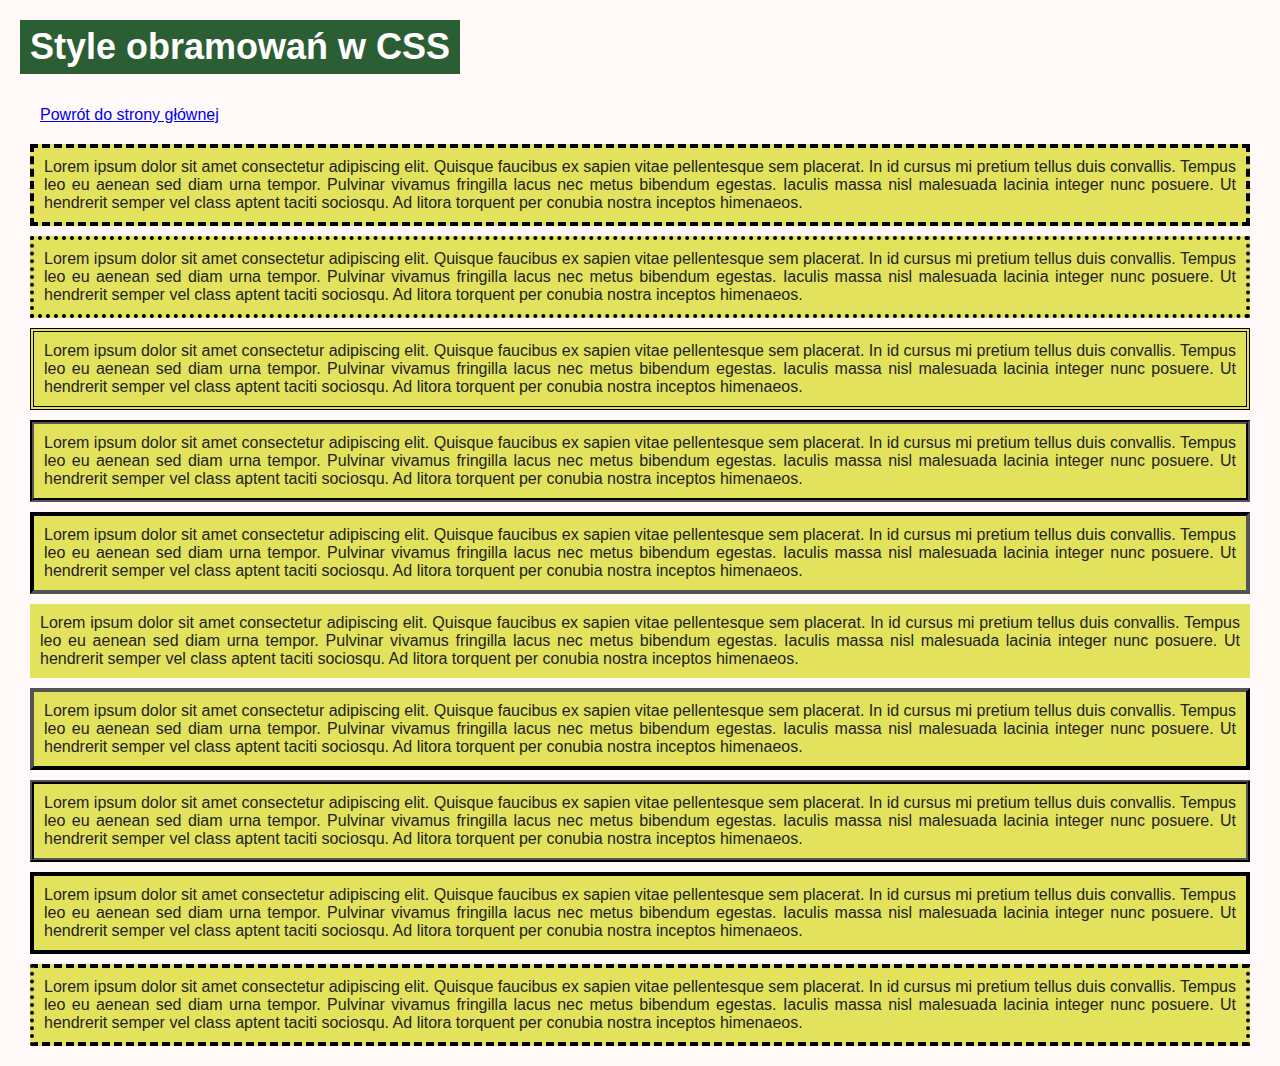
<file: border/border.html>
<!DOCTYPE html>
<html lang="pl">
<head>
    <meta charset="UTF-8">
    <meta name="author" content="Jan Popowicz">
    <meta name="copyright" content="Jan Popowicz">
    <meta name="robots" content="follow">
    <meta name="generator" content="VS Code">
    <meta name="description" content="Obramowania w CSS">
    <meta name="keywords" content="css">
    <title>Obramowania | Jan Popowicz</title>
    <link rel="stylesheet" href="../stylesheet.css">
    <style>
        p {
            border: 4px solid rgb(0, 0, 0);
            background-color: rgb(226, 226, 93);
            padding: 10px;
            margin: 10px;
        }
    </style>
</head>
<body>
    <h1>Style obramowań w CSS</h1>
    <p style="background-color: inherit; border-style:initial;"><a href="../index.html">Powrót do strony głównej</a></p>

    <p style="border-style:dashed;">Lorem ipsum dolor sit amet consectetur adipiscing elit. Quisque faucibus ex sapien vitae pellentesque sem placerat. In id cursus mi pretium tellus duis convallis. Tempus leo eu aenean sed diam urna tempor. Pulvinar vivamus fringilla lacus nec metus bibendum egestas. Iaculis massa nisl malesuada lacinia integer nunc posuere. Ut hendrerit semper vel class aptent taciti sociosqu. Ad litora torquent per conubia nostra inceptos himenaeos.</p>
    <p style="border-style:dotted;">Lorem ipsum dolor sit amet consectetur adipiscing elit. Quisque faucibus ex sapien vitae pellentesque sem placerat. In id cursus mi pretium tellus duis convallis. Tempus leo eu aenean sed diam urna tempor. Pulvinar vivamus fringilla lacus nec metus bibendum egestas. Iaculis massa nisl malesuada lacinia integer nunc posuere. Ut hendrerit semper vel class aptent taciti sociosqu. Ad litora torquent per conubia nostra inceptos himenaeos.</p>
    <p style="border-style:double;">Lorem ipsum dolor sit amet consectetur adipiscing elit. Quisque faucibus ex sapien vitae pellentesque sem placerat. In id cursus mi pretium tellus duis convallis. Tempus leo eu aenean sed diam urna tempor. Pulvinar vivamus fringilla lacus nec metus bibendum egestas. Iaculis massa nisl malesuada lacinia integer nunc posuere. Ut hendrerit semper vel class aptent taciti sociosqu. Ad litora torquent per conubia nostra inceptos himenaeos.</p>
    <p style="border-style:groove;">Lorem ipsum dolor sit amet consectetur adipiscing elit. Quisque faucibus ex sapien vitae pellentesque sem placerat. In id cursus mi pretium tellus duis convallis. Tempus leo eu aenean sed diam urna tempor. Pulvinar vivamus fringilla lacus nec metus bibendum egestas. Iaculis massa nisl malesuada lacinia integer nunc posuere. Ut hendrerit semper vel class aptent taciti sociosqu. Ad litora torquent per conubia nostra inceptos himenaeos.</p>
    <p style="border-style:inset;">Lorem ipsum dolor sit amet consectetur adipiscing elit. Quisque faucibus ex sapien vitae pellentesque sem placerat. In id cursus mi pretium tellus duis convallis. Tempus leo eu aenean sed diam urna tempor. Pulvinar vivamus fringilla lacus nec metus bibendum egestas. Iaculis massa nisl malesuada lacinia integer nunc posuere. Ut hendrerit semper vel class aptent taciti sociosqu. Ad litora torquent per conubia nostra inceptos himenaeos.</p>
    <p style="border-style:none;">Lorem ipsum dolor sit amet consectetur adipiscing elit. Quisque faucibus ex sapien vitae pellentesque sem placerat. In id cursus mi pretium tellus duis convallis. Tempus leo eu aenean sed diam urna tempor. Pulvinar vivamus fringilla lacus nec metus bibendum egestas. Iaculis massa nisl malesuada lacinia integer nunc posuere. Ut hendrerit semper vel class aptent taciti sociosqu. Ad litora torquent per conubia nostra inceptos himenaeos.</p>
    <p style="border-style:outset;">Lorem ipsum dolor sit amet consectetur adipiscing elit. Quisque faucibus ex sapien vitae pellentesque sem placerat. In id cursus mi pretium tellus duis convallis. Tempus leo eu aenean sed diam urna tempor. Pulvinar vivamus fringilla lacus nec metus bibendum egestas. Iaculis massa nisl malesuada lacinia integer nunc posuere. Ut hendrerit semper vel class aptent taciti sociosqu. Ad litora torquent per conubia nostra inceptos himenaeos.</p>
    <p style="border-style:ridge;">Lorem ipsum dolor sit amet consectetur adipiscing elit. Quisque faucibus ex sapien vitae pellentesque sem placerat. In id cursus mi pretium tellus duis convallis. Tempus leo eu aenean sed diam urna tempor. Pulvinar vivamus fringilla lacus nec metus bibendum egestas. Iaculis massa nisl malesuada lacinia integer nunc posuere. Ut hendrerit semper vel class aptent taciti sociosqu. Ad litora torquent per conubia nostra inceptos himenaeos.</p>
    <p style="border-style:solid;">Lorem ipsum dolor sit amet consectetur adipiscing elit. Quisque faucibus ex sapien vitae pellentesque sem placerat. In id cursus mi pretium tellus duis convallis. Tempus leo eu aenean sed diam urna tempor. Pulvinar vivamus fringilla lacus nec metus bibendum egestas. Iaculis massa nisl malesuada lacinia integer nunc posuere. Ut hendrerit semper vel class aptent taciti sociosqu. Ad litora torquent per conubia nostra inceptos himenaeos.</p>
    <p style="border-style:dashed dotted;">Lorem ipsum dolor sit amet consectetur adipiscing elit. Quisque faucibus ex sapien vitae pellentesque sem placerat. In id cursus mi pretium tellus duis convallis. Tempus leo eu aenean sed diam urna tempor. Pulvinar vivamus fringilla lacus nec metus bibendum egestas. Iaculis massa nisl malesuada lacinia integer nunc posuere. Ut hendrerit semper vel class aptent taciti sociosqu. Ad litora torquent per conubia nostra inceptos himenaeos.</p>

</body>
</html>
</file>
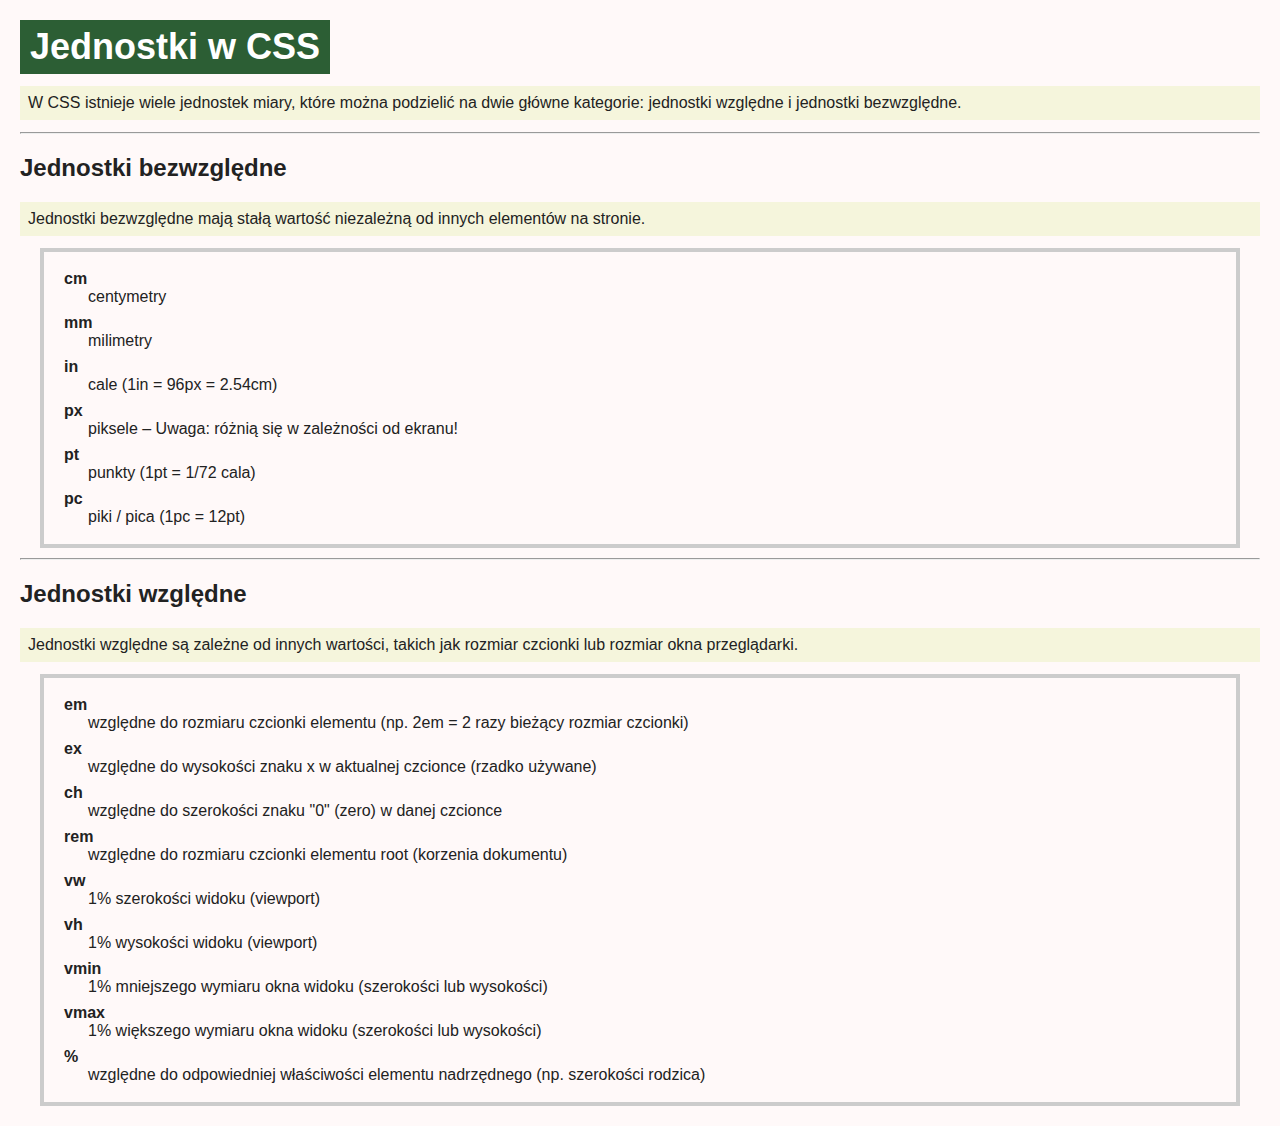
<file: jednostki_css/jednostki.html>
<!DOCTYPE html>
<html lang="pl">
<head>
    <meta charset="UTF-8">
    <meta name="author" content="Jan Popowicz">
    <meta name="copyright" content="Jan Popowicz">
    <meta name="robots" content="follow">
    <meta name="generator" content="VS Code">
    <meta name="description" content="Jednostki w CSS">
    <meta name="keywords" content="css">
    <title>Jednostki CSS | Jan Popowicz</title>
    <link rel="stylesheet" href="../stylesheet.css">
    <style>

    </style>
</head>
<body>
    <h1>Jednostki w CSS</h1>
    
    
    <p>W CSS istnieje wiele jednostek miary, które można podzielić na dwie główne kategorie: jednostki względne i jednostki bezwzględne.</p>
    <hr>
    <h2>Jednostki bezwzględne</h2>
    <p>Jednostki bezwzględne mają stałą wartość niezależną od innych elementów na stronie.</p>
    <dl>
        <dt>cm</dt>
        <dd>centymetry</dd>

        <dt>mm</dt>
        <dd>milimetry</dd>

        <dt>in</dt>
        <dd>cale (1in = 96px = 2.54cm)</dd>

        <dt>px</dt>
        <dd>piksele – Uwaga: różnią się w zależności od ekranu!</dd>

        <dt>pt</dt>
        <dd>punkty (1pt = 1/72 cala)</dd>

        <dt>pc</dt>
        <dd>piki / pica (1pc = 12pt)</dd>
    </dl>

    <hr>
    <h2>Jednostki względne</h2>
    <p>Jednostki względne są zależne od innych wartości, takich jak rozmiar czcionki lub rozmiar okna przeglądarki.</p>
    <dl>
        <dt>em</dt>
        <dd>względne do rozmiaru czcionki elementu (np. 2em = 2 razy bieżący rozmiar czcionki)</dd>

        <dt>ex</dt>
        <dd>względne do wysokości znaku x w aktualnej czcionce (rzadko używane)</dd>

        <dt>ch</dt>
        <dd>względne do szerokości znaku "0" (zero) w danej czcionce</dd>

        <dt>rem</dt>
        <dd>względne do rozmiaru czcionki elementu root (korzenia dokumentu)</dd>

        <dt>vw</dt>
        <dd>1% szerokości widoku (viewport)</dd>

        <dt>vh</dt>
        <dd>1% wysokości widoku (viewport)</dd>

        <dt>vmin</dt>
        <dd>1% mniejszego wymiaru okna widoku (szerokości lub wysokości)</dd>

        <dt>vmax</dt>
        <dd>1% większego wymiaru okna widoku (szerokości lub wysokości)</dd>

        <dt>%</dt>
        <dd>względne do odpowiedniej właściwości elementu nadrzędnego (np. szerokości rodzica)</dd>
    </dl>


</body>
</html>
</file>
<file: stylesheet.css>
body {
    font-family: Arial, Helvetica, sans-serif;
    background-color: #fff9f9;
    color: #222;
    margin: 20px;
}

h1 {
    font-size: 36px;
    color: rgb(255, 255, 255);
    background-color: rgb(44, 94, 52);
    display: inline-block;
    padding: 6px 10px;
    margin: 0 0 12px 0;
}

p {
    font-size: 16px;
    background-color: beige;
    text-align: justify;
    padding: 8px;
    margin: 0 0 12px 0;
}

ul {
    list-style-type: square;
    list-style-position: inside;
    margin: 10px 20px;
    padding: 0;
}

dl {
    margin: 10px 20px;
    border: 4px solid #ccc;
    padding: 10px 20px;
}

dt {
    font-weight: bold;
    margin-top: 8px;
}

dd {
    margin: 0 0 8px 1.5em;
}
table {
    margin: 15px 30px;
    padding: 1px;
    border: 3px solid green;
}
th, td {
    margin: 15px 30px;
    padding: 10px;
    border: 1px solid green;
}
th {
    background-color: lightgray;
    font-weight: 10000;
}
li {
    margin: 10px;
}
</file>
